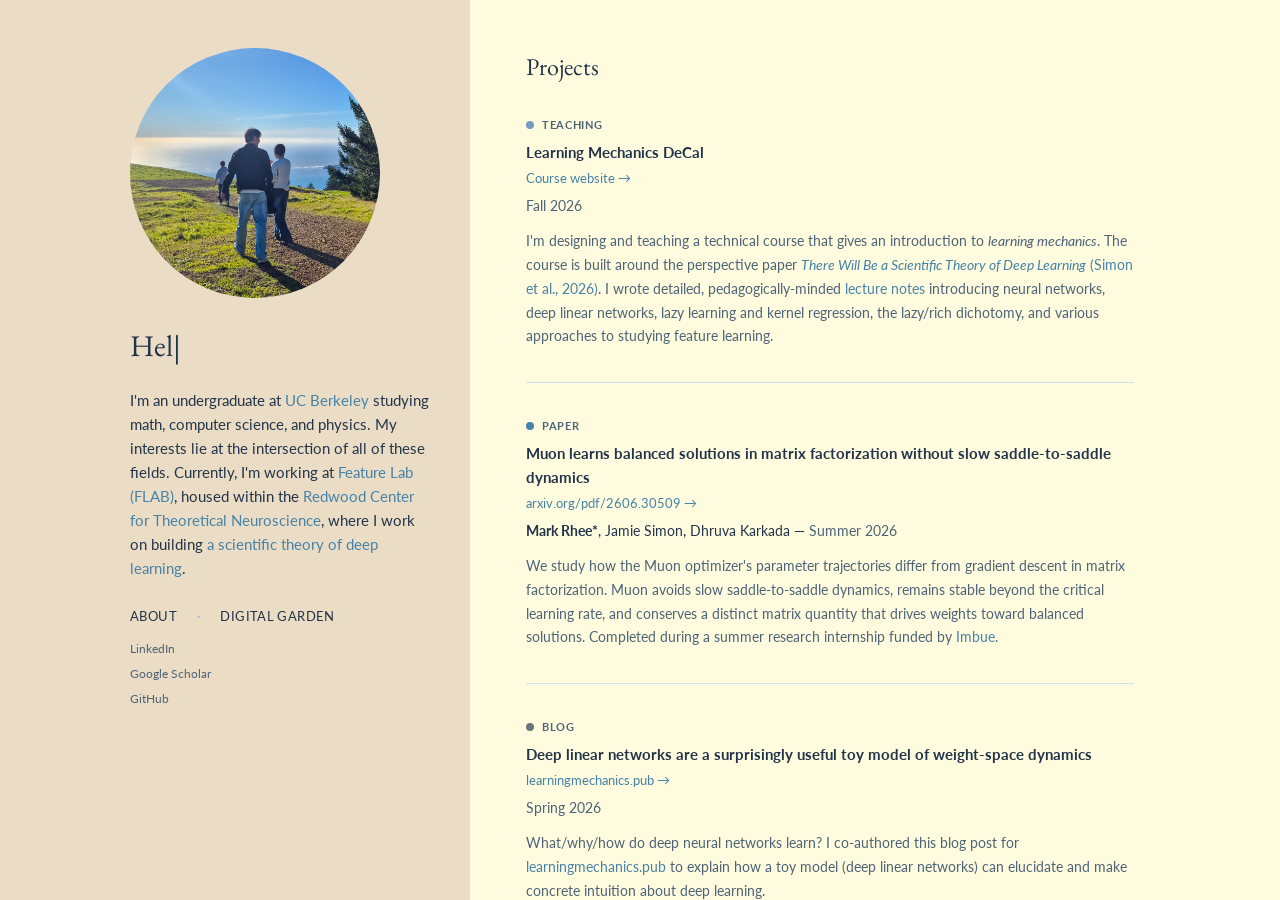
<file: index.html>
<!DOCTYPE html>
<html lang="en">
<head>
  <meta charset="UTF-8">
  <meta name="viewport" content="width=device-width, initial-scale=1">
  <title>Mark Rhee</title>
  <meta name="author" content="Mark Rhee">
  <link rel="shortcut icon" href="images/favicon/favicon.ico" type="image/x-icon">
  <link rel="stylesheet" href="stylesheet.css">
</head>
<body>

  <div class="page">
    <div class="row">

      <aside class="sidebar">
        <img id="profile-pic" class="pfp" src="images/pfp2.jpg" alt="profile photo"
             onclick="cyclePfpOnClick()" onmouseenter="startSlideshow()" onmouseleave="stopSlideshow()">

        <p class="name"><span id="typing-text"></span><span id="cursor">|</span></p>

        <div id="bio" class="bio">
            <p>I'm an undergraduate at <a href="https://www.berkeley.edu/">UC Berkeley</a> studying math, computer science, and physics. My interests lie at the intersection of all of these fields. Currently, I'm working at <a href="https://flab.world/">Feature Lab (FLAB)</a>, housed within the <a href="https://redwood.berkeley.edu/">Redwood Center for Theoretical Neuroscience</a>, where I work on building <a href="https://arxiv.org/pdf/2604.21691">a scientific theory of deep learning</a>.</p>
        </div>

        <nav class="quicklinks">
          <a href="about.html">About</a>
          <span class="dot">&middot;</span>
          <a href="https://mrkdh16.github.io/markedown/">Digital garden</a>
        </nav>

        <nav class="sociallinks">
          <a href="https://www.linkedin.com/in/mark-rhee-b29b72277/">LinkedIn</a>
          <a href="https://scholar.google.com/citations?user=2ETtT7oAAAAJ&hl=en">Google Scholar</a>
          <a href="https://github.com/mrkdh16">GitHub</a>
        </nav>
      </aside>

      <main class="projects">
        <h2>Projects</h2>

        <article class="project">
          <div class="project-tag"><span class="dot teaching"></span><span class="label">Teaching</span></div>
          <span class="project-title">Learning Mechanics DeCal</span>
          <a class="project-link" href="https://mrkdh16.github.io/learning-mechanics-decal/">Course website &rarr;</a>
          <div class="project-meta subtle">Fall 2026</div>
          <p class="project-desc">I'm designing and teaching a technical course that gives an introduction to <i>learning mechanics</i>. The course is built around the perspective paper <a href="https://arxiv.org/pdf/2604.21691"><i>There Will Be a Scientific Theory of Deep Learning</i> (Simon et al., 2026)</a>. I wrote detailed, pedagogically-minded <a href="https://mrkdh16.github.io/learning-mechanics-decal/course-notes.html">lecture notes</a> introducing neural networks, deep linear networks, lazy learning and kernel regression, the lazy/rich dichotomy, and various approaches to studying feature learning.</p>
        </article>

        <article class="project">
          <div class="project-tag"><span class="dot paper"></span><span class="label">Paper</span></div>
          <span class="project-title">Muon learns balanced solutions in matrix factorization without slow saddle-to-saddle dynamics</span>
          <a class="project-link" href="https://arxiv.org/pdf/2606.30509">arxiv.org/pdf/2606.30509 &rarr;</a>
          <div class="project-meta"><strong>Mark Rhee*</strong>, Jamie Simon, Dhruva Karkada &mdash; <span class="subtle-inline">Summer 2026</span></div>
          <p class="project-desc">We study how the Muon optimizer's parameter trajectories differ from gradient descent in matrix factorization. Muon avoids slow saddle-to-saddle dynamics, remains stable beyond the critical learning rate, and conserves a distinct matrix quantity that drives weights toward balanced solutions. Completed during a summer research internship funded by <a href="https://imbue.com/">Imbue</a>.</p>
        </article>

        <article class="project">
          <div class="project-tag"><span class="dot blog"></span><span class="label">Blog</span></div>
          <span class="project-title">Deep linear networks are a surprisingly useful toy model of weight-space dynamics</span>
          <a class="project-link" href="https://learningmechanics.pub/deep-linear-nets/">learningmechanics.pub &rarr;</a>
          <div class="project-meta subtle">Spring 2026</div>
          <p class="project-desc">What/why/how do deep neural networks learn? I co-authored this blog post for <a href="https://learningmechanics.pub">learningmechanics.pub</a> to explain how a toy model (deep linear networks) can elucidate and make concrete intuition about deep learning.</p>
        </article>
      </main>

    </div>
  </div>

  <!-- Floating wall shelf (wide screens only) -->
  <div class="wall-shelf">
    <svg id="shelf-svg" viewBox="0 0 180 360" role="img" aria-label="A floating shelf with a pothos plant and the books I'm currently reading">
      <defs>
        <filter id="shelf-blur" x="-20%" y="-200%" width="140%" height="500%"><feGaussianBlur stdDeviation="3"/></filter>
        <linearGradient id="pot-shade" x1="0" x2="1">
          <stop offset="0" stop-color="#c98a64"/><stop offset="0.55" stop-color="#bd7953"/><stop offset="1" stop-color="#a86645"/>
        </linearGradient>
      </defs>
      <rect x="6" y="129" width="168" height="7" rx="3" fill="rgba(70,45,20,0.22)" filter="url(#shelf-blur)"/>
      <g id="shelf-books"></g>
      <g id="shelf-pot">
        <path d="M21,93 L59,93 L55.5,120 L24.5,120 Z" fill="url(#pot-shade)"/>
        <rect x="18" y="86" width="44" height="8" rx="1.5" fill="#c98a64"/>
        <rect x="18" y="92.5" width="44" height="1.5" fill="rgba(80,40,20,0.18)"/>
      </g>
      <g id="shelf-foliage"></g>
      <g id="shelf-plank">
        <rect x="0" y="118" width="180" height="4" fill="#e2c7a2"/>
        <rect x="0" y="122" width="180" height="9" fill="#c49a6c"/>
        <path d="M8,125.5 C50,124.5 90,127 132,125.8 M30,128.2 C70,127.6 120,129 172,128" stroke="rgba(110,70,35,0.18)" stroke-width="0.6" fill="none"/>
      </g>
      <g id="shelf-banner">
        <line x1="150" y1="131" x2="150" y2="141" stroke="rgba(60,45,30,0.55)" stroke-width="0.7"/>
        <line x1="174" y1="131" x2="174" y2="141" stroke="rgba(60,45,30,0.55)" stroke-width="0.7"/>
        <path d="M151,142 H173 V230 L162,240 L151,230 Z" fill="#003262"/>
        <path d="M153.5,144.5 H170.5 V229 L162,237 L153.5,229 Z" fill="none" stroke="#FDB515" stroke-width="0.6"/>
        <rect x="171" y="142" width="2" height="88" fill="rgba(0,0,0,0.12)"/>
        <rect x="147" y="139.5" width="30" height="3" rx="1.5" fill="#8a6a48"/>
        <text class="banner-text" x="162" y="157" text-anchor="middle" font-size="9.5" fill="#FDB515"><tspan x="162">B</tspan><tspan x="162" dy="9.6">E</tspan><tspan x="162" dy="9.6">R</tspan><tspan x="162" dy="9.6">K</tspan><tspan x="162" dy="9.6">E</tspan><tspan x="162" dy="9.6">L</tspan><tspan x="162" dy="9.6">E</tspan><tspan x="162" dy="9.6">Y</tspan></text>
        <line x1="162" y1="240" x2="162" y2="244" stroke="#FDB515" stroke-width="0.7"/>
        <path d="M160.6,244 H163.4 L164.2,251 H159.8 Z" fill="#FDB515"/>
      </g>
      <g id="shelf-vines"></g>
    </svg>
    <div class="shelf-caption" id="shelf-caption" aria-live="polite"></div>
  </div>

  <!-- Reading nook: bean bag and a little reader (wide screens only) -->
  <div class="reading-nook">
    <svg viewBox="0 0 200 240" aria-hidden="true">
      <defs>
        <filter id="nook-blur" x="-20%" y="-200%" width="140%" height="500%"><feGaussianBlur stdDeviation="2.5"/></filter>
      </defs>
      <!-- bean bag, slumped into the corner: low seat on the left, high back against the wall -->
      <ellipse cx="135" cy="239" rx="70" ry="3.5" fill="rgba(70,45,20,0.25)" filter="url(#nook-blur)"/>
      <path d="M68,240 C52,232 56,200 84,192 C100,188 112,194 122,194 C134,194 140,178 152,167 C166,154 188,152 200,162 L200,240 Z" fill="#d6a24a"/>
      <path d="M68,240 C60,232 61,222 69,216 C110,230 160,226 200,210 L200,240 Z" fill="rgba(90,55,10,0.12)"/>
      <path d="M84,233 C122,222 165,218 200,226" stroke="rgba(90,55,10,0.2)" stroke-width="0.8" fill="none"/>
      <path d="M158,165 C166,158 176,155 186,156" stroke="rgba(255,255,255,0.35)" stroke-width="3" stroke-linecap="round" fill="none"/>
      <path d="M200,166 C193,186 193,220 200,238" stroke="rgba(90,55,10,0.12)" stroke-width="2" fill="none"/>
      <!-- where the reader presses into the seat and back -->
      <ellipse cx="143" cy="180" rx="19" ry="25" transform="rotate(30 143 180)" fill="rgba(90,55,10,0.16)"/>
      <ellipse cx="124" cy="201" rx="20" ry="4" fill="rgba(90,55,10,0.18)"/>
      <path d="M164,163 C161,174 158,182 153,190 M106,199 C112,205 120,207 128,206.5" stroke="rgba(90,55,10,0.2)" stroke-width="0.9" fill="none" stroke-linecap="round"/>

      <!-- the reader -->
      <g transform="translate(124 202) scale(1.3) translate(-80 -192)">
      <g class="nook-sprite" id="nook-sprite">
        <title id="nook-title"></title>
        <g class="fall-only speed-lines" stroke="rgba(34,52,74,0.35)" stroke-width="1" stroke-linecap="round">
          <line x1="52" y1="160" x2="52" y2="176"/>
          <line x1="60" y1="138" x2="60" y2="150"/>
          <line x1="101" y1="142" x2="101" y2="156"/>
          <line x1="109" y1="164" x2="109" y2="178"/>
        </g>
        <g class="recline">
        <g class="sprite-breathe">
          <!-- sprout -->
          <path d="M80,147 C80,142 81,139 83,136" stroke="#5e8d48" stroke-width="1.2" fill="none" stroke-linecap="round"/>
          <path d="M82.5,137 C84,132 90,132 91,134 C89,137 85,138 82.5,137 Z" fill="#6b9a50"/>
          <path d="M81.5,140 C79,136 74,136 73,138 C75,141 79,141 81.5,140 Z" fill="#77a358"/>
          <!-- body -->
          <ellipse cx="80" cy="168" rx="20" ry="22" fill="#f6efe0"/>
          <path d="M96,160 C100,170 98,182 90,188 C97,184 101,174 96,160 Z" fill="rgba(120,90,50,0.08)"/>
          <ellipse cx="69" cy="171" rx="3" ry="1.8" fill="#f2a7a0" opacity="0.6"/>
          <ellipse cx="91" cy="171" rx="3" ry="1.8" fill="#f2a7a0" opacity="0.6"/>
          <g class="read-only sprite-eyes" fill="#2a2a2a">
            <ellipse cx="74" cy="167" rx="1.3" ry="1.7"/>
            <ellipse cx="86" cy="167" rx="1.3" ry="1.7"/>
          </g>
          <g class="fall-only">
            <circle cx="74" cy="163" r="2.4" fill="#2a2a2a"/>
            <circle cx="86" cy="163" r="2.4" fill="#2a2a2a"/>
            <circle cx="74.8" cy="162.2" r="0.8" fill="#fff"/>
            <circle cx="86.8" cy="162.2" r="0.8" fill="#fff"/>
            <ellipse cx="80" cy="174" rx="1.8" ry="2.4" fill="#2a2a2a"/>
            <ellipse cx="60" cy="152" rx="3.2" ry="6" transform="rotate(-30 60 152)" fill="#f6efe0"/>
            <ellipse cx="100" cy="152" rx="3.2" ry="6" transform="rotate(30 100 152)" fill="#f6efe0"/>
          </g>
          <!-- feet -->
          <ellipse cx="70" cy="190" rx="5" ry="3.4" fill="#ece3d0"/>
          <ellipse cx="90" cy="190" rx="5" ry="3.4" fill="#ece3d0"/>
          <!-- book being read -->
          <g class="read-only">
            <path class="nook-book-cover" d="M66,174 L79,176 L79,188 L66,186 Z"/>
            <path class="nook-book-cover" d="M81,176 L94,174 L94,186 L81,188 Z"/>
            <rect x="79" y="176" width="2" height="12" fill="rgba(0,0,0,0.25)"/>
            <path d="M66,174 L79,176 L81,176 L94,174" stroke="#fffaf0" stroke-width="0.9" fill="none"/>
            <circle cx="66" cy="181" r="3" fill="#f6efe0"/>
            <circle cx="94" cy="181" r="3" fill="#f6efe0"/>
          </g>
        </g>
        <!-- book flapping overhead mid-fall -->
        <g class="fall-only fall-book">
          <path class="nook-book-cover" d="M67,122 L79,127 L79,135 L67,131 Z"/>
          <path class="nook-book-cover" d="M81,127 L93,122 L93,131 L81,135 Z"/>
          <rect x="79" y="127" width="2" height="8" fill="rgba(0,0,0,0.25)"/>
        </g>
        </g>
      </g>
      </g>
    </svg>
  </div>

  <!-- String lights hanging in the left gutter (wide screens only) -->
  <div class="string-lights" aria-hidden="true">
    <svg id="lights-svg">
      <defs>
        <radialGradient id="bulb-glow">
          <stop offset="0" stop-color="#fff1c2" stop-opacity="0.95"/>
          <stop offset="0.35" stop-color="#ffd27a" stop-opacity="0.45"/>
          <stop offset="1" stop-color="#ffc35c" stop-opacity="0"/>
        </radialGradient>
      </defs>
    </svg>
  </div>

  <script src="decorations.js" defer></script>
  <script>
    // Profile photo hover slideshow + click cycle
    var pfpImages = ["images/pfp1.jpg","images/pfp2.jpg","images/pfp3.jpg","images/pfp4.jpg","images/pfp5.jpg","images/pfp6.jpg","images/pfp7.jpg"];
    var pfpIndex = 1;
    var slideshowTimer = null;
    function cyclePfp() {
      var img = document.getElementById('profile-pic');
      pfpIndex = (pfpIndex + 1) % pfpImages.length;
      img.src = pfpImages[pfpIndex];
    }
    function cyclePfpOnClick() { cyclePfp(); startSlideshow(); }
    function startSlideshow() {
      if (slideshowTimer) clearInterval(slideshowTimer);
      slideshowTimer = setInterval(cyclePfp, 1500);
    }
    function stopSlideshow() {
      if (slideshowTimer) { clearInterval(slideshowTimer); slideshowTimer = null; }
    }
    pfpImages.forEach(function(src) { new Image().src = src; });


    // Typing intro
    var text = "Hello there! I'm Mark.";
    var index = 0, isPaused = false;
    function typeWriter() {
      if (index < text.length && !isPaused) {
        document.getElementById('typing-text').textContent += text.charAt(index);
        index++;
        if (index === 13) {
          isPaused = true;
          setTimeout(function() { isPaused = false; typeWriter(); }, 500);
        } else {
          setTimeout(typeWriter, 110);
        }
      } else if (index >= text.length) {
        setTimeout(function() {
          document.getElementById('cursor').style.display = 'none';
        }, 1600);
      }
    }
    window.addEventListener('load', function() {
      setTimeout(typeWriter, 700);
    });
  </script>
</body>
</html>
</file>
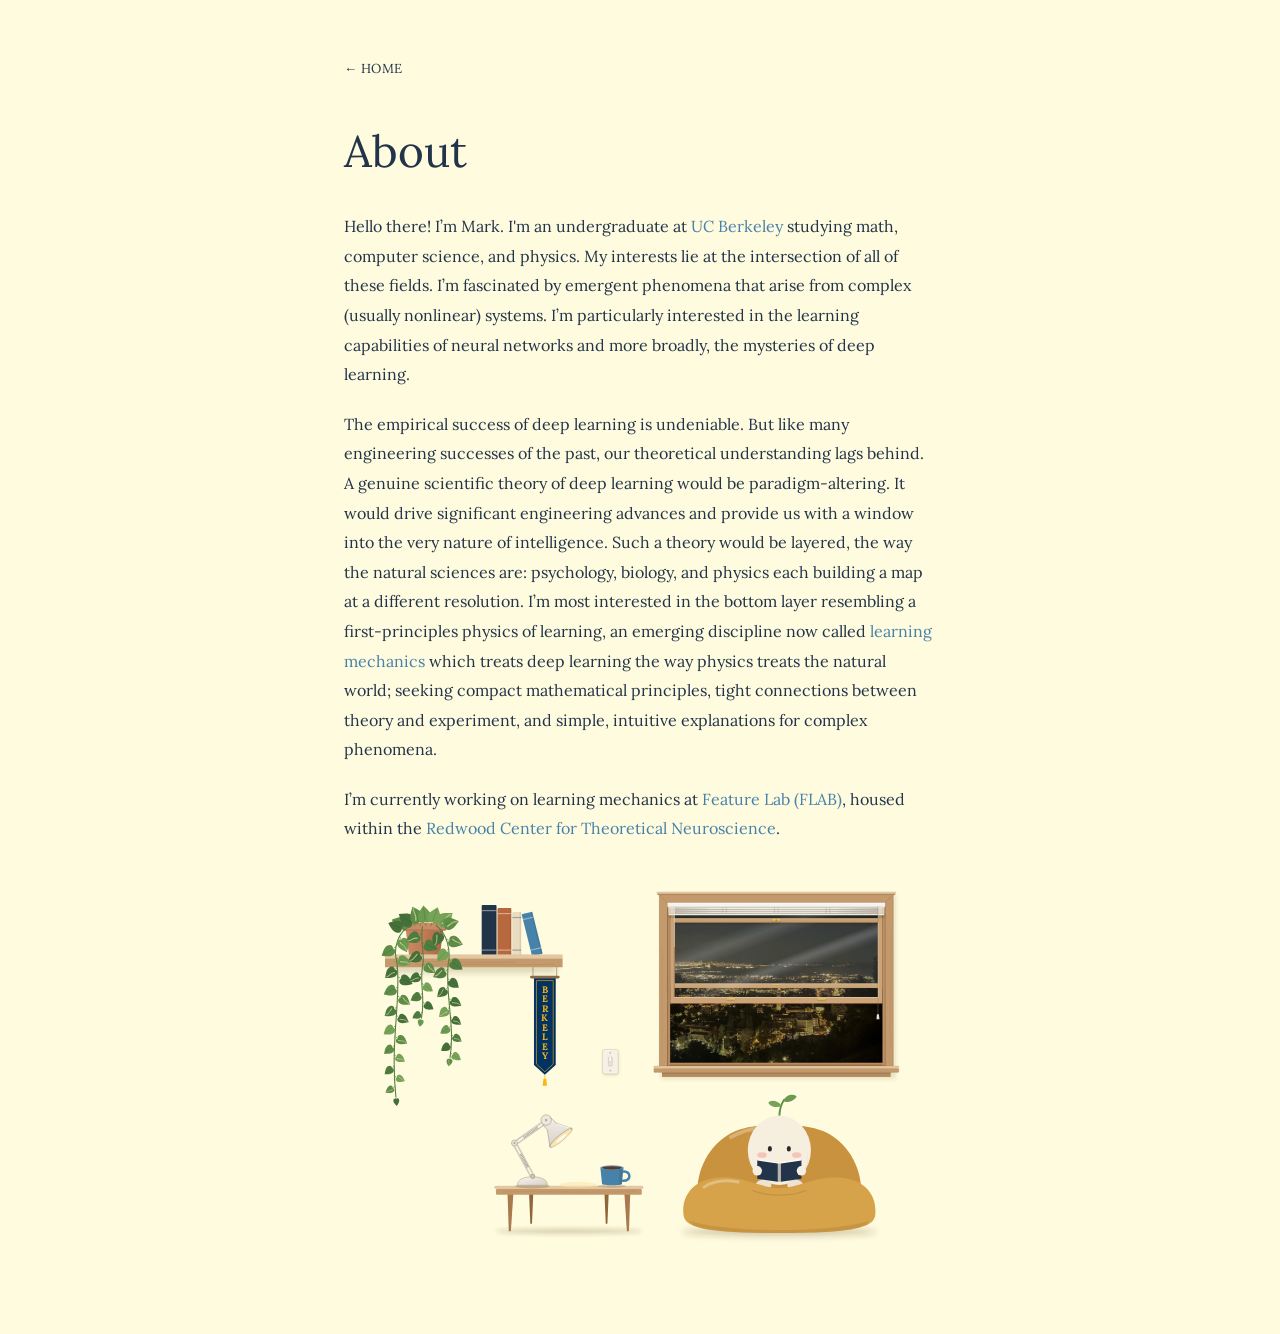
<file: about.html>
<!DOCTYPE html>
<html lang="en">
<head>
  <meta charset="UTF-8">
  <meta name="viewport" content="width=device-width, initial-scale=1">
  <title>About — Mark Rhee</title>
  <meta name="author" content="Mark Rhee">
  <link rel="shortcut icon" href="images/favicon/favicon.ico" type="image/x-icon">
  <link rel="stylesheet" href="stylesheet.css">
  <link rel="preconnect" href="https://fonts.googleapis.com">
  <link rel="preconnect" href="https://fonts.gstatic.com" crossorigin>
  <link href="https://fonts.googleapis.com/css2?family=Lora:ital,wght@0,400..700;1,400..700&display=swap" rel="stylesheet">
  <style>
    .about-wrap,
    .about-wrap h1,
    .about-wrap p,
    .about-wrap a,
    .about-wrap * {
      font-family: 'Lora', serif;
    }
  </style>
</head>
<body>

  <div class="about-wrap">
    <a class="about-back" href="index.html">&larr; Home</a>

    <h1>About</h1>

<p>Hello there! I’m Mark. I'm an undergraduate at <a href="https://www.berkeley.edu/">UC Berkeley</a> studying math, computer science, and physics. My interests lie at the intersection of all of these fields. I’m fascinated by emergent phenomena that arise from complex (usually nonlinear) systems. I’m particularly interested in the learning capabilities of neural networks and more broadly, the mysteries of deep learning.</p>

<p>The empirical success of deep learning is undeniable. But like many engineering successes of the past, our theoretical understanding lags behind. A genuine scientific theory of deep learning would be paradigm-altering. It would drive significant engineering advances and provide us with a window into the very nature of intelligence. Such a theory would be layered, the way the natural sciences are: psychology, biology, and physics each building a map at a different resolution. I’m most interested in the bottom layer resembling a first-principles physics of learning, an emerging discipline now called <a href="https://arxiv.org/pdf/2604.21691">learning mechanics</a> which treats deep learning the way physics treats the natural world; seeking compact mathematical principles, tight connections between theory and experiment, and simple, intuitive explanations for complex phenomena.</p>

<p>I’m currently working on learning mechanics at <a href="https://flab.world/">Feature Lab (FLAB)</a>, housed within the <a href="https://redwood.berkeley.edu/">Redwood Center for Theoretical Neuroscience</a>.</p>
    <div class="about-scene" aria-label="A bookshelf, coffee table, double-hung window, a light switch, and a little reader on a bean bag">
      <!-- The home page shelf, placed beneath the about text. -->
      <div class="wall-shelf">
        <svg id="shelf-svg" viewBox="0 0 180 360" role="img" aria-label="A floating shelf with a pothos plant and the books I'm currently reading">
          <defs>
            <filter id="shelf-blur" x="-20%" y="-200%" width="140%" height="500%"><feGaussianBlur stdDeviation="3"/></filter>
            <linearGradient id="pot-shade" x1="0" x2="1">
              <stop offset="0" stop-color="#c98a64"/><stop offset="0.55" stop-color="#bd7953"/><stop offset="1" stop-color="#a86645"/>
            </linearGradient>
          </defs>
          <rect x="6" y="129" width="168" height="7" rx="3" fill="rgba(70,45,20,0.22)" filter="url(#shelf-blur)"/>
          <g id="shelf-books"></g>
          <g id="shelf-pot">
            <path d="M21,93 L59,93 L55.5,120 L24.5,120 Z" fill="url(#pot-shade)"/>
            <rect x="18" y="86" width="44" height="8" rx="1.5" fill="#c98a64"/>
            <rect x="18" y="92.5" width="44" height="1.5" fill="rgba(80,40,20,0.18)"/>
          </g>
          <g id="shelf-foliage"></g>
          <g id="shelf-plank">
            <rect x="0" y="118" width="180" height="4" fill="#e2c7a2"/>
            <rect x="0" y="122" width="180" height="9" fill="#c49a6c"/>
            <path d="M8,125.5 C50,124.5 90,127 132,125.8 M30,128.2 C70,127.6 120,129 172,128" stroke="rgba(110,70,35,0.18)" stroke-width="0.6" fill="none"/>
          </g>
          <g id="shelf-banner">
            <line x1="150" y1="131" x2="150" y2="141" stroke="rgba(60,45,30,0.55)" stroke-width="0.7"/>
            <line x1="174" y1="131" x2="174" y2="141" stroke="rgba(60,45,30,0.55)" stroke-width="0.7"/>
            <path d="M151,142 H173 V230 L162,240 L151,230 Z" fill="#003262"/>
            <path d="M153.5,144.5 H170.5 V229 L162,237 L153.5,229 Z" fill="none" stroke="#FDB515" stroke-width="0.6"/>
            <rect x="171" y="142" width="2" height="88" fill="rgba(0,0,0,0.12)"/>
            <rect x="147" y="139.5" width="30" height="3" rx="1.5" fill="#8a6a48"/>
            <text class="banner-text" x="162" y="157" text-anchor="middle" font-size="9.5" fill="#FDB515"><tspan x="162">B</tspan><tspan x="162" dy="9.6">E</tspan><tspan x="162" dy="9.6">R</tspan><tspan x="162" dy="9.6">K</tspan><tspan x="162" dy="9.6">E</tspan><tspan x="162" dy="9.6">L</tspan><tspan x="162" dy="9.6">E</tspan><tspan x="162" dy="9.6">Y</tspan></text>
            <line x1="162" y1="240" x2="162" y2="244" stroke="#FDB515" stroke-width="0.7"/>
            <path d="M160.6,244 H163.4 L164.2,251 H159.8 Z" fill="#FDB515"/>
          </g>
          <g id="shelf-vines"></g>
        </svg>
        <div class="shelf-caption" id="shelf-caption" aria-live="polite"></div>
      </div>

      <!-- A wooden double-hung window with raised blinds; the view is picked at random from data-views.
           The upper sash is fixed; the lower sash slides in front of it and is raised partway. -->
      <figure class="about-window">
        <svg viewBox="-8 -5 274 210" role="img" aria-label="A double-hung window, its lower sash raised partway, looking out on one of a few places I've been">
          <defs>
            <!-- glass opening is 4:3, the same shape as the photo -->
            <clipPath id="window-glass"><rect x="9" y="9" width="240" height="180"/></clipPath>
            <linearGradient id="glass-glare" x1="0" y1="0" x2="1" y2="1">
              <stop offset="0.3" stop-color="#fff" stop-opacity="0"/>
              <stop offset="0.38" stop-color="#fff" stop-opacity="0.14"/>
              <stop offset="0.46" stop-color="#fff" stop-opacity="0"/>
              <stop offset="0.6" stop-color="#fff" stop-opacity="0"/>
              <stop offset="0.64" stop-color="#fff" stop-opacity="0.09"/>
              <stop offset="0.7" stop-color="#fff" stop-opacity="0"/>
            </linearGradient>
            <linearGradient id="glass-glare-2" x1="0" y1="0" x2="1" y2="1">
              <stop offset="0.5" stop-color="#fff" stop-opacity="0"/>
              <stop offset="0.56" stop-color="#fff" stop-opacity="0.13"/>
              <stop offset="0.63" stop-color="#fff" stop-opacity="0"/>
            </linearGradient>
            <linearGradient id="brass" x1="0" y1="0" x2="0" y2="1">
              <stop offset="0" stop-color="#f0d38a"/><stop offset="1" stop-color="#b8903f"/>
            </linearGradient>
            <filter id="window-blur" x="-20%" y="-20%" width="140%" height="140%"><feGaussianBlur stdDeviation="2.5"/></filter>
            <filter id="blind-shadow" x="-5%" y="-50%" width="110%" height="300%"><feGaussianBlur stdDeviation="1.2"/></filter>
          </defs>
          <rect x="2" y="0" width="258" height="203" fill="rgba(80,55,25,0.14)" filter="url(#window-blur)"/>

          <!-- the view through the whole opening -->
          <image id="window-view" data-views="images/window1.jpg images/window2.jpg images/window5.jpg images/window6.jpg" x="9" y="9" width="240" height="180" preserveAspectRatio="xMidYMid slice" clip-path="url(#window-glass)"/>
          <!-- outside sill, seen through the open gap at the bottom -->
          <rect x="9" y="185.5" width="240" height="3.5" fill="#a87d52"/>
          <rect x="9" y="185.5" width="240" height="0.7" fill="#c49a6c"/>

          <!-- fixed upper sash -->
          <g>
            <rect x="17" y="14" width="224" height="84" fill="rgba(200,220,235,0.08)"/>
            <rect x="17" y="14" width="224" height="84" fill="url(#glass-glare)"/>
            <path d="M12,9 H246 V103 H12 Z M17,14 V98 H241 V14 Z" fill-rule="evenodd" fill="#c9a06f"/>
            <path d="M14,11.5 C72,11.1 176,12.0 244,11.5" stroke="rgba(110,70,35,0.15)" stroke-width="0.4" fill="none"/>
            <rect x="12" y="9" width="234" height="0.8" fill="#e2c7a2" opacity="0.8"/>
            <path d="M16,13 H242 L241,14 H17 V98 L16,99 Z" fill="rgba(90,55,25,0.28)"/>
            <path d="M242,13 V99 H16 L17,98 H241 V14 Z" fill="#e2c7a2" opacity="0.75"/>
            <rect x="17" y="14" width="224" height="2" fill="rgba(40,25,10,0.14)"/>
            <rect x="12" y="9" width="234" height="94" fill="none" stroke="rgba(110,70,35,0.4)" stroke-width="0.5"/>
          </g>

          <!-- moving lower sash, in front, raised most of the way (4/5 of its travel); drag it up and down -->
          <g class="window-sash" id="window-sash" tabindex="0" role="slider" aria-label="Lower window sash" aria-valuemin="0" aria-valuemax="100" aria-valuenow="80">
            <rect x="12" y="120" width="234" height="3" fill="rgba(40,25,10,0.22)" filter="url(#blind-shadow)"/>
            <rect x="17" y="31" width="224" height="82" fill="rgba(200,220,235,0.08)"/>
            <rect x="17" y="31" width="224" height="82" fill="url(#glass-glare-2)"/>
            <path d="M12 26H246V120H12ZM17 31V113H241V31Z" fill-rule="evenodd" fill="#cda477"/>
            <path d="M14 28.5C72 28.1 176 29 244 28.5" stroke="rgba(110,70,35,0.15)" stroke-width="0.4" fill="none"/>
            <rect x="12" y="26" width="234" height="0.8" fill="#e2c7a2" opacity="0.8"/>
            <path d="M16 30H242L241 31H17V113L16 114Z" fill="rgba(90,55,25,0.28)"/>
            <path d="M242 30V114H16L17 113H241V31Z" fill="#e2c7a2" opacity="0.75"/>
            <rect x="17" y="31" width="224" height="2" fill="rgba(40,25,10,0.14)"/>
            <rect x="12" y="26" width="234" height="94" fill="none" stroke="rgba(110,70,35,0.4)" stroke-width="0.5"/>
            <path d="M74 114H84V116C84 117.6 74 117.6 74 116ZM174 114H184V116C184 117.6 174 117.6 174 116Z" fill="url(#brass)" stroke="rgba(110,80,30,0.45)" stroke-width="0.3"/>
            <rect x="124" y="26.6" width="10" height="3.8" rx="0.9" fill="url(#brass)" stroke="rgba(110,80,30,0.5)" stroke-width="0.3"/>
            <circle cx="129" cy="28.5" r="1" fill="#a8843f"/>
          </g>
          <!-- the lock's keeper on the fixed sash, seen through the moving glass -->
          <rect x="124.5" y="98.6" width="9" height="2.2" rx="0.5" fill="url(#brass)" opacity="0.75"/>

          <!-- casing, in the shelf's wood, with mitred top corners and a head cap -->
          <path d="M0,0 H258 V189 H0 Z M9,9 V189 H249 V9 Z" fill-rule="evenodd" fill="#c49a6c"/>
          <path d="M0,0 L9,9 M258,0 L249,9" stroke="rgba(110,70,35,0.3)" stroke-width="0.5"/>
          <path d="M3,60 C2.5,100 4,140 3,180 M255,40 C255.5,90 254,130 255,170" stroke="rgba(110,70,35,0.16)" stroke-width="0.5" fill="none"/>
          <rect x="0.3" y="0.3" width="257.4" height="189" fill="none" stroke="rgba(110,70,35,0.35)" stroke-width="0.6"/>
          <circle cx="4.5" cy="4.5" r="0.45" fill="rgba(110,70,35,0.35)"/><circle cx="70" cy="4.5" r="0.45" fill="rgba(110,70,35,0.35)"/><circle cx="190" cy="4.5" r="0.45" fill="rgba(110,70,35,0.35)"/><circle cx="253.5" cy="4.5" r="0.45" fill="rgba(110,70,35,0.35)"/><circle cx="4.5" cy="70" r="0.45" fill="rgba(110,70,35,0.35)"/><circle cx="4.5" cy="150" r="0.45" fill="rgba(110,70,35,0.35)"/><circle cx="253.5" cy="70" r="0.45" fill="rgba(110,70,35,0.35)"/><circle cx="253.5" cy="150" r="0.45" fill="rgba(110,70,35,0.35)"/>
          <rect x="-3" y="-3" width="264" height="2" rx="0.8" fill="#e2c7a2"/>
          <rect x="-2" y="-1" width="262" height="1.6" fill="#b48a5e"/>
          <!-- inner jambs -->
          <path d="M9,9 H249 L246,12 H12 Z" fill="#a87d52"/>
          <path d="M9,9 L12,12 V189 H9 Z" fill="#b48a5e"/>
          <path d="M249,9 L246,12 V189 H249 Z" fill="#bb9064"/>
          <rect x="9" y="9" width="240" height="180" fill="none" stroke="rgba(90,55,25,0.45)" stroke-width="0.8"/>

          <!-- raised venetian blinds, mounted inside the head jamb -->
          <g>
            <rect x="10" y="22" width="238" height="3" fill="rgba(40,25,10,0.25)" filter="url(#blind-shadow)"/>
            <rect x="9" y="9" width="240" height="5" fill="#f6f3ec"/>
            <rect x="9" y="9" width="240" height="0.8" fill="#fff" opacity="0.7"/>
            <rect x="9" y="13.3" width="240" height="0.7" fill="rgba(90,70,45,0.22)"/>
            <path d="M10,14.0 H248 V15.7 C170,16.3 90,16.3 10,15.7 Z" fill="#f1ece2"/><path d="M10,16.2 H248 V17.9 C170,18.5 90,18.5 10,17.9 Z" fill="#e9e3d7"/><path d="M10,18.4 H248 V20.1 C170,20.7 90,20.7 10,20.1 Z" fill="#eee8dd"/>
            <rect x="10" y="20.6" width="238" height="2.2" rx="0.8" fill="#f3efe6" stroke="rgba(110,90,60,0.35)" stroke-width="0.4"/>
            <path d="M70,14 V20.6 M74,14 V20.6 M127,14 V20.6 M131,14 V20.6 M184,14 V20.6 M188,14 V20.6" stroke="rgba(150,135,110,0.75)" stroke-width="0.4" fill="none"/>
            <line x1="241" y1="13" x2="241" y2="132" stroke="rgba(140,125,100,0.85)" stroke-width="0.5"/>
            <path d="M239.9,132 H242.1 L242.6,137.5 H239.4 Z" fill="#ece6da" stroke="rgba(110,90,60,0.4)" stroke-width="0.3"/>
            <rect x="16" y="14" width="1.2" height="44" rx="0.6" fill="rgba(255,255,255,0.45)" stroke="rgba(150,140,120,0.4)" stroke-width="0.25"/>
          </g>

          <!-- sill with horns, and the apron below, built like the shelf plank -->
          <rect x="-6" y="189" width="270" height="2.5" rx="0.8" fill="#e2c7a2"/>
          <rect x="-6" y="191.5" width="270" height="4.5" rx="0.8" fill="#c49a6c"/>
          <rect x="-6" y="189" width="270" height="7" rx="0.8" fill="none" stroke="rgba(110,70,35,0.3)" stroke-width="0.4"/>
          <rect x="3" y="196" width="252" height="5" fill="#b48a5e"/>
          <rect x="3" y="196" width="252" height="1.4" fill="rgba(60,40,20,0.18)"/>
        </svg>
      </figure>
      <script>
        (function() {
          var img = document.getElementById('window-view');
          var views = img.getAttribute('data-views').split(' ');
          img.setAttribute('href', views[Math.floor(Math.random() * views.length)]);
        })();
      </script>

      <!-- Wall light switch: each flip changes the view out the window -->
      <svg class="light-switch" id="light-switch" viewBox="0 0 30 46" tabindex="0" role="button" aria-label="Light switch: change the view out the window">
        <rect x="2" y="3" width="26" height="41" rx="3" fill="rgba(80,55,25,0.18)" filter="url(#window-blur)"/>
        <rect x="1" y="1" width="26" height="41" rx="3" fill="#f6f1e6" stroke="rgba(110,90,60,0.4)" stroke-width="0.7"/>
        <rect x="2.2" y="2.2" width="23.6" height="38.6" rx="2.2" fill="none" stroke="rgba(255,255,255,0.8)" stroke-width="0.6"/>
        <circle cx="14" cy="6.5" r="1.4" fill="#e3dccd" stroke="rgba(110,90,60,0.45)" stroke-width="0.4"/>
        <circle cx="14" cy="36.5" r="1.4" fill="#e3dccd" stroke="rgba(110,90,60,0.45)" stroke-width="0.4"/>
        <path d="M12.9,6.5 H15.1 M12.9,36.5 H15.1" stroke="rgba(110,90,60,0.6)" stroke-width="0.4"/>
        <rect x="10.5" y="14" width="7" height="15" rx="1.2" fill="#e9e2d4" stroke="rgba(110,90,60,0.4)" stroke-width="0.5"/>
        <g class="switch-lever">
          <path d="M11.5,21.5 L12.3,12.5 C12.4,11.6 15.6,11.6 15.7,12.5 L16.5,21.5 Z" fill="#fbf8f1" stroke="rgba(110,90,60,0.45)" stroke-width="0.5"/>
          <rect x="12.6" y="12.6" width="1" height="7.5" rx="0.5" fill="#fff" opacity="0.8"/>
        </g>
      </svg>

      <!-- A low coffee table under the shelf, with a steaming mug. -->
      <div class="coffee-table">
        <svg viewBox="0 0 200 130" aria-hidden="true">
          <defs>
            <filter id="table-blur" x="-20%" y="-200%" width="140%" height="500%"><feGaussianBlur stdDeviation="2.5"/></filter>
          </defs>
          <ellipse cx="100" cy="127" rx="88" ry="3" fill="rgba(70,45,20,0.22)" filter="url(#table-blur)"/>
          <!-- legs -->
          <path d="M26,82 L33,82 L30,127 L27.5,127 Z" fill="#a87a4e"/>
          <path d="M167,82 L174,82 L172.5,127 L170,127 Z" fill="#a87a4e"/>
          <path d="M52,82 L57,82 L55.5,118 L53.5,118 Z" fill="#8f653e"/>
          <path d="M143,82 L148,82 L146.5,118 L144.5,118 Z" fill="#8f653e"/>
          <!-- top -->
          <rect x="10" y="72" width="180" height="4" rx="2" fill="#e2c7a2"/>
          <rect x="12" y="76" width="176" height="7" rx="1.5" fill="#c49a6c"/>
          <path d="M20,79.5 C60,78.5 110,80.5 180,79.2" stroke="rgba(110,70,35,0.18)" stroke-width="0.6" fill="none"/>
          <!-- mug -->
          <g class="coffee-mug" transform="translate(28 0)">
            <g class="steam" stroke="rgba(120,100,80,0.45)" stroke-width="1.6" stroke-linecap="round" fill="none">
              <path d="M116,44 C112,38 120,33 116,26 C113,21 118,17 116,12"/>
              <path d="M124,46 C120,40 128,35 124,28 C121,23 126,19 124,14"/>
              <path d="M132,44 C128,38 136,33 132,26 C129,21 134,17 132,12"/>
            </g>
            <ellipse cx="124" cy="72.5" rx="17" ry="2" fill="rgba(70,45,20,0.18)"/>
            <path d="M138,55 C147,54 148,67 137,66" stroke="#4682A9" stroke-width="3" fill="none" stroke-linecap="round"/>
            <path d="M110,50 L138,50 L136,70 C136,72 112,72 112,70 Z" fill="#4682A9"/>
            <rect x="133" y="50" width="3" height="21" fill="rgba(0,0,0,0.1)"/>
            <ellipse cx="124" cy="50" rx="14" ry="2.6" fill="#749BC2"/>
            <ellipse cx="124" cy="50.5" rx="12" ry="1.9" fill="#5a3a22"/>
          </g>
          <!-- articulated desk lamp (click to toggle) -->
          <g class="table-lamp" id="table-lamp" tabindex="0" role="button" aria-pressed="true" aria-label="Desk lamp" transform="translate(56 72.5) scale(1.9) translate(-152 -72.5)">
            <defs>
              <linearGradient id="lamp-metal" x1="0" y1="0" x2="1" y2="1">
                <stop offset="0" stop-color="#f7f5f0"/><stop offset="1" stop-color="#d6d1c6"/>
              </linearGradient>
            </defs>
            <!-- invisible hit area, so clicks between the thin arms still count -->
            <rect x="138" y="22" width="42" height="51" fill="transparent"/>
            <!-- light: a warm pool on the tabletop -->
            <ellipse class="lamp-glow" cx="181" cy="71.6" rx="12" ry="1.8" fill="rgba(255,230,168,0.55)"/>
            <ellipse cx="152" cy="72.5" rx="11" ry="1.6" fill="rgba(70,45,20,0.2)"/>
            <!-- weighted base -->
            <path d="M142.5,72 C142.5,68.2 146.5,66.6 152,66.6 C157.5,66.6 161.5,68.2 161.5,72 Z" fill="url(#lamp-metal)" stroke="rgba(110,90,60,0.45)" stroke-width="0.4"/>
            <rect x="150.6" y="64.8" width="2.8" height="2.4" rx="0.6" fill="#cfc9bd"/>
            <!-- lower arm: twin rods with a spring -->
            <path d="M151,66.5 L139.3,45 M153.3,66.5 L141.6,45" stroke="#d3cec3" stroke-width="1.1" stroke-linecap="round"/>
            <path d="M149,60.5 L144.5,52" stroke="#9c968b" stroke-width="1.5" stroke-dasharray="0.45 0.45"/>
            <!-- upper arm -->
            <path d="M140.8,44.2 L160.4,30.4 M141.8,46 L161.4,32.2" stroke="#d3cec3" stroke-width="1.1" stroke-linecap="round"/>
            <path d="M146.5,41.6 L155.5,35.3" stroke="#9c968b" stroke-width="1.5" stroke-dasharray="0.45 0.45"/>
            <!-- joints -->
            <circle cx="152.2" cy="66.4" r="1.4" fill="#c9c3b6" stroke="rgba(110,90,60,0.5)" stroke-width="0.3"/>
            <circle cx="140.6" cy="45.2" r="1.9" fill="#e6e2d9" stroke="rgba(110,90,60,0.5)" stroke-width="0.35"/>
            <circle cx="140.6" cy="45.2" r="0.6" fill="#9c968b"/>
            <!-- shade, tilted down toward the mug -->
            <g transform="translate(161.5 31.5) rotate(50)">
              <path d="M-1,-3.2 C1,-3.6 3,-3.6 4,-3.4 L13.5,-9.2 L13.5,9.2 L4,3.4 C3,3.6 1,3.6 -1,3.2 Z" fill="url(#lamp-metal)" stroke="rgba(110,90,60,0.5)" stroke-width="0.4"/>
              <circle cx="-1.2" cy="0" r="3.3" fill="#ece8df" stroke="rgba(110,90,60,0.5)" stroke-width="0.4"/>
              <circle cx="-1.2" cy="0" r="0.8" fill="#b5afa3"/>
              <path d="M5,-3.6 L12.5,-8.2" stroke="#fff" stroke-width="0.6" opacity="0.8"/>
              <ellipse cx="13.5" cy="0" rx="1.9" ry="9.2" fill="#e2ddd2" stroke="rgba(110,90,60,0.5)" stroke-width="0.4"/>
              <ellipse class="lamp-lit" cx="13.7" cy="0" rx="1.5" ry="8.2" fill="#ffe6a8"/>
              <ellipse class="lamp-lit" cx="13.9" cy="0" rx="0.9" ry="4.2" fill="#fffbe9"/>
            </g>
          </g>
        </svg>
      </div>

      <!-- The home page bean bag and reader. -->
      <div class="reading-nook">
        <svg viewBox="0 0 200 240" aria-hidden="true">
          <defs>
            <filter id="nook-blur" x="-20%" y="-200%" width="140%" height="500%"><feGaussianBlur stdDeviation="2.5"/></filter>
          </defs>
          <!-- A slouched bean bag: tall back behind the reader, front lip drawn after them. -->
          <ellipse cx="100" cy="238" rx="80" ry="3.5" fill="rgba(70,45,20,0.25)" filter="url(#nook-blur)"/>
          <path d="M36,224 C26,198 38,166 64,155 C80,148 120,148 136,155 C162,166 174,198 164,224 Z" fill="#c8923f"/>
          <path d="M60,160 C74,152 90,151 100,151" stroke="rgba(255,255,255,0.28)" stroke-width="3" stroke-linecap="round" fill="none"/>
          <path d="M100,151 C102,166 101,180 100,192" stroke="rgba(90,55,10,0.18)" stroke-width="0.9" fill="none"/>
          <!-- the reader -->
          <g transform="translate(100 202) scale(1.3) translate(-80 -192)">
          <g class="nook-sprite" id="nook-sprite">
            <title id="nook-title"></title>
            <g class="fall-only speed-lines" stroke="rgba(34,52,74,0.35)" stroke-width="1" stroke-linecap="round">
              <line x1="52" y1="160" x2="52" y2="176"/>
              <line x1="60" y1="138" x2="60" y2="150"/>
              <line x1="101" y1="142" x2="101" y2="156"/>
              <line x1="109" y1="164" x2="109" y2="178"/>
            </g>
            <g class="recline">
            <g class="sprite-breathe">
              <!-- sprout -->
              <path d="M80,147 C80,142 81,139 83,136" stroke="#5e8d48" stroke-width="1.2" fill="none" stroke-linecap="round"/>
              <path d="M82.5,137 C84,132 90,132 91,134 C89,137 85,138 82.5,137 Z" fill="#6b9a50"/>
              <path d="M81.5,140 C79,136 74,136 73,138 C75,141 79,141 81.5,140 Z" fill="#77a358"/>
              <!-- body -->
              <ellipse cx="80" cy="168" rx="20" ry="22" fill="#f6efe0"/>
              <path d="M96,160 C100,170 98,182 90,188 C97,184 101,174 96,160 Z" fill="rgba(120,90,50,0.08)"/>
              <ellipse cx="69" cy="171" rx="3" ry="1.8" fill="#f2a7a0" opacity="0.6"/>
              <ellipse cx="91" cy="171" rx="3" ry="1.8" fill="#f2a7a0" opacity="0.6"/>
              <g class="read-only sprite-eyes" fill="#2a2a2a">
                <ellipse cx="74" cy="167" rx="1.3" ry="1.7"/>
                <ellipse cx="86" cy="167" rx="1.3" ry="1.7"/>
              </g>
              <g class="fall-only">
                <circle cx="74" cy="163" r="2.4" fill="#2a2a2a"/>
                <circle cx="86" cy="163" r="2.4" fill="#2a2a2a"/>
                <circle cx="74.8" cy="162.2" r="0.8" fill="#fff"/>
                <circle cx="86.8" cy="162.2" r="0.8" fill="#fff"/>
                <ellipse cx="80" cy="174" rx="1.8" ry="2.4" fill="#2a2a2a"/>
                <ellipse cx="60" cy="152" rx="3.2" ry="6" transform="rotate(-30 60 152)" fill="#f6efe0"/>
                <ellipse cx="100" cy="152" rx="3.2" ry="6" transform="rotate(30 100 152)" fill="#f6efe0"/>
              </g>
              <!-- feet -->
              <ellipse cx="70" cy="190" rx="5" ry="3.4" fill="#ece3d0"/>
              <ellipse cx="90" cy="190" rx="5" ry="3.4" fill="#ece3d0"/>
              <!-- book being read -->
              <g class="read-only">
                <path class="nook-book-cover" d="M66,174 L79,176 L79,188 L66,186 Z"/>
                <path class="nook-book-cover" d="M81,176 L94,174 L94,186 L81,188 Z"/>
                <rect x="79" y="176" width="2" height="12" fill="rgba(0,0,0,0.25)"/>
                <path d="M66,174 L79,176 L81,176 L94,174" stroke="#fffaf0" stroke-width="0.9" fill="none"/>
                <circle cx="66" cy="181" r="3" fill="#f6efe0"/>
                <circle cx="94" cy="181" r="3" fill="#f6efe0"/>
              </g>
            </g>
            <!-- book flapping overhead mid-fall -->
            <g class="fall-only fall-book">
              <path class="nook-book-cover" d="M67,122 L79,127 L79,135 L67,131 Z"/>
              <path class="nook-book-cover" d="M81,127 L93,122 L93,131 L81,135 Z"/>
              <rect x="79" y="127" width="2" height="8" fill="rgba(0,0,0,0.25)"/>
            </g>
            </g>
          </g>
          </g>
          <path d="M21,224 C19,206 32,193 54,193 C72,193 86,202 100,202 C114,202 128,193 146,193 C168,193 181,206 179,224 C178,235 160,239 100,239 C40,239 22,235 21,224 Z" fill="#d6a24a"/>
          <path d="M26,229 C60,239 140,239 174,229 C170,236 152,239 100,239 C48,239 30,236 26,229 Z" fill="rgba(90,55,10,0.12)"/>
          <path d="M38,201 C46,196 56,195 66,197" stroke="rgba(255,255,255,0.3)" stroke-width="2.5" stroke-linecap="round" fill="none"/>
          <path d="M78,204 C90,209 110,209 122,204" stroke="rgba(90,55,10,0.16)" stroke-width="0.9" fill="none" stroke-linecap="round"/>
        </svg>
      </div>
    </div>
  </div>

  <script src="decorations.js" defer></script>

</body>
</html>
</file>
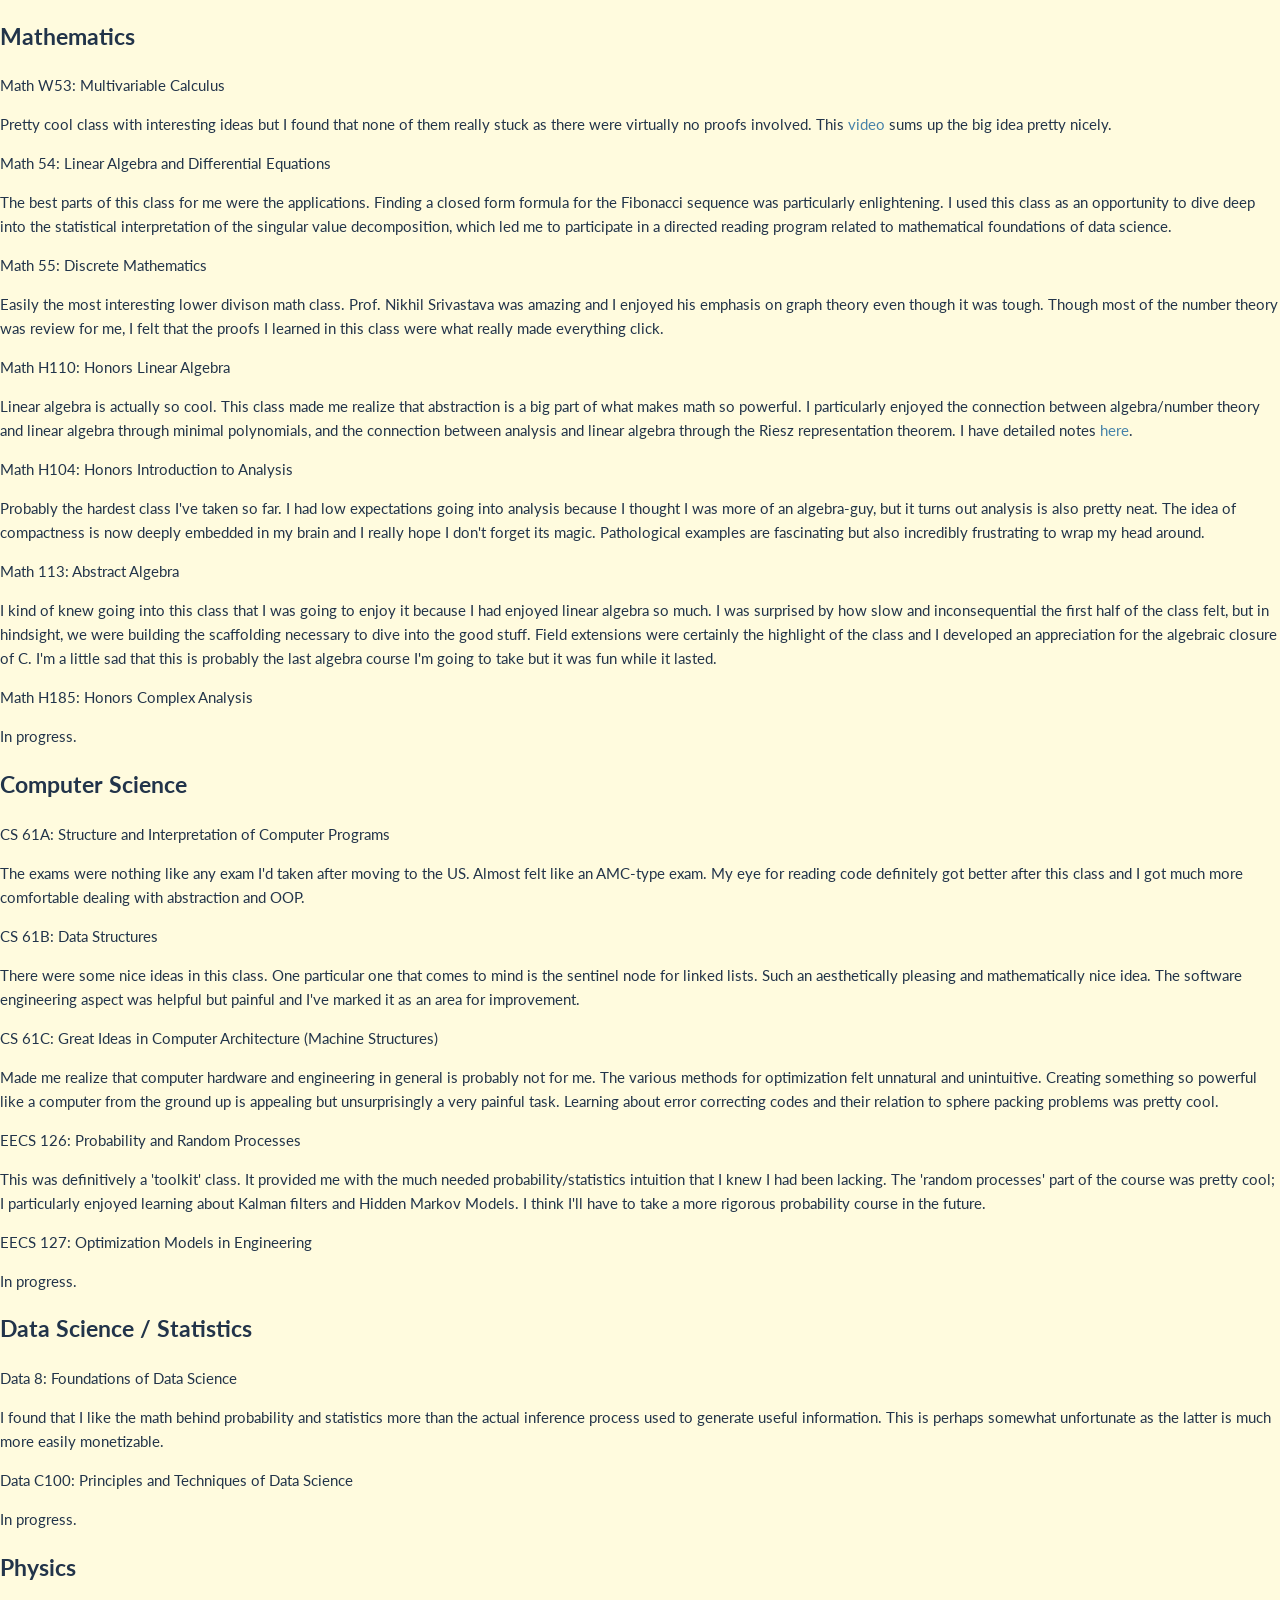
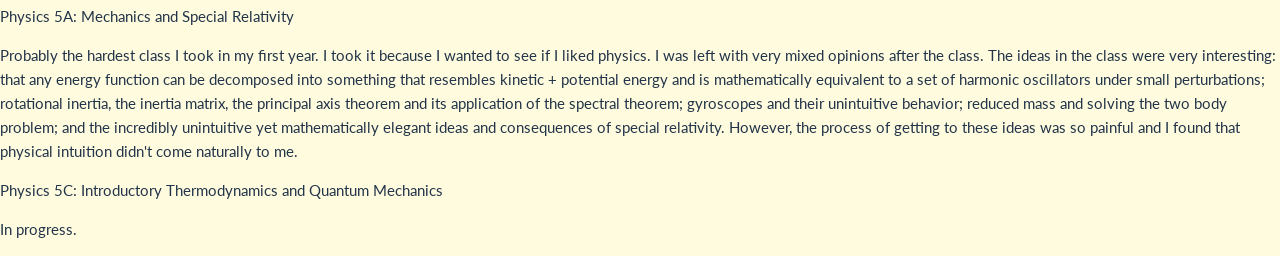
<file: courses.html>
<!DOCTYPE html>
<html lang="en">
<head>
    <meta charset="UTF-8">
    <meta name="viewport" content="width=device-width, initial-scale=1.0">
    <title>Courses</title>
    <link rel="stylesheet" href="stylesheet.css">
</head>
<body>
    <main class="courses-container">
         <section id="math">
            <h2>Mathematics</h2>

            <div class="course-item">
                <p class="papertitle">Math W53: Multivariable Calculus</p>
                <p class="course-description">
                    Pretty cool class with interesting ideas but I found that none of them really stuck as there were virtually no 
                    proofs involved. This <a href="https://youtu.be/Jk_k3q9RoMU?feature=shared">video</a> sums up the big idea pretty nicely.
                </p>
            </div>

            <div class="course-item">
                <p class="papertitle">Math 54: Linear Algebra and Differential Equations</p>
                <p class="course-description">
                    The best parts of this class for me were the applications. Finding a closed form formula for the Fibonacci sequence
                    was particularly enlightening. I used this class as an opportunity to dive deep into the statistical interpretation of the singular value
                    decomposition, which led me to participate in a directed reading program related to mathematical foundations of data science.
                </p>
            </div>

            <div class="course-item">
                <p class="papertitle">Math 55: Discrete Mathematics</p>
                <p class="course-description">
                    Easily the most interesting lower divison math class. Prof. Nikhil Srivastava was amazing and I enjoyed his emphasis on
                    graph theory even though it was tough. Though most of the number theory was review for me, I felt that the proofs I learned
                    in this class were what really made everything click.
                </p>
            </div>

            <div class="course-item">
                <p class="papertitle">Math H110: Honors Linear Algebra</p>
                <p class="course-description">
                    Linear algebra is actually so cool. This class made me realize that abstraction is a big part of what makes math so powerful.
                    I particularly enjoyed the connection between algebra/number theory and linear algebra through minimal polynomials, and the connection between analysis and linear algebra through the Riesz representation theorem.
                    I have detailed notes <a href="https://mrkdh16.github.io/markedown/Math/Linear-Algebra/Linear-Algebra">here</a>.
                </p>
            </div>

            <div class="course-item">
                <p class="papertitle">Math H104: Honors Introduction to Analysis</p>
                <p class="course-description">
                    Probably the hardest class I've taken so far. I had low expectations going into analysis because I thought I was more of an algebra-guy, but it turns out analysis is also pretty neat. The idea of compactness is now deeply embedded in my brain and I really hope I don't forget its magic. Pathological examples are fascinating but also incredibly frustrating to wrap my head around. 
                </p>
            </div>

            <div class="course-item">
                <p class="papertitle">Math 113: Abstract Algebra</p>
                <p class="course-description">
                    I kind of knew going into this class that I was going to enjoy it because I had enjoyed linear algebra so much. I was surprised by how slow and inconsequential the first half of the class felt, but in hindsight, we were building the scaffolding necessary to dive into the good stuff. Field extensions were certainly the highlight of the class and I developed an appreciation for the algebraic closure of C. I'm a little sad that this is probably the last algebra course I'm going to take but it was fun while it lasted.
                </p>
            </div>

            <div class="course-item">
                <p class="papertitle">Math H185: Honors Complex Analysis</p>
                <p class="course-description">
                    In progress.
                </p>
            </div>
        </section>

        <section id="computer-science">
            <h2>Computer Science</h2>
            
            <div class="course-item">
                <p class="papertitle">CS 61A: Structure and Interpretation of Computer Programs</p>
                <p class="course-description">
                    The exams were nothing like any exam I'd taken after moving to the US. Almost felt like an AMC-type exam. My
                    eye for reading code definitely got better after this class and I got much more comfortable dealing with abstraction
                    and OOP.
                </p>
            </div>

            <div class="course-item">
                <p class="papertitle">CS 61B: Data Structures</p>
                <p class="course-description">
                    There were some nice ideas in this class. One particular one that comes to mind is the sentinel node for linked
                    lists. Such an aesthetically pleasing and mathematically nice idea. The software engineering aspect was helpful but painful
                    and I've marked it as an area for improvement.
                </p>
            </div>

            <div class="course-item">
                <p class="papertitle">CS 61C: Great Ideas in Computer Architecture (Machine Structures)</p>
                <p class="course-description">
                    Made me realize that computer hardware and engineering in general is probably not for me. The various methods for optimization
                    felt unnatural and unintuitive. Creating something so powerful like a computer from the ground up is appealing 
                    but unsurprisingly a very painful task. Learning about error correcting codes and their relation to sphere packing problems was
                    pretty cool.
                </p>
            </div>

            <div class="course-item">
                <p class="papertitle">EECS 126: Probability and Random Processes</p>
                <p class="course-description">
                    This was definitively a 'toolkit' class. It provided me with the much needed probability/statistics intuition that I knew I had been lacking. The 'random processes' part of the course was pretty cool; I particularly enjoyed learning about Kalman filters and Hidden Markov Models. I think I'll have to take a more rigorous probability course in the future.
                </p>
            </div>

            <div class="course-item">
                <p class="papertitle">EECS 127: Optimization Models in Engineering</p>
                <p class="course-description">
                    In progress.
                </p>
            </div>
        </section>

        <section id="data-science">
            <h2>Data Science / Statistics</h2>

            <div class="course-item">
                <p class="papertitle">Data 8: Foundations of Data Science</p>
                <p class="course-description">
                    I found that I like the math behind probability and statistics more than the actual inference process used to generate
                    useful information. This is perhaps somewhat unfortunate as the latter is much more easily monetizable.
                </p>
            </div>

            <div class="course-item">
                <p class="papertitle">Data C100: Principles and Techniques of Data Science</p>
                <p class="course-description">
                    In progress.
                </p>
            </div>

        </section>
        
        <section id="physics">
            <h2>Physics</h2>
            
            <div class="course-item">
                <p class="papertitle">Physics 5A: Mechanics and Special Relativity</p>
                <p class="course-description">
                    Probably the hardest class I took in my first year. I took it because I wanted to see if I liked physics. I was left with
                    very mixed opinions after the class. The ideas in the class were very interesting: that any energy function can be decomposed
                    into something that resembles kinetic + potential energy and is mathematically equivalent to a set of harmonic oscillators under
                    small perturbations; rotational inertia, the inertia matrix, the principal axis theorem and its application of the spectral theorem;
                    gyroscopes and their unintuitive behavior; reduced mass and solving the two body problem; and the incredibly unintuitive yet mathematically
                    elegant ideas and consequences of special relativity. However, the process of getting to these ideas was so painful and I found that 
                    physical intuition didn't come naturally to me.
                </p>
            </div>

            <div class="course-item">
                <p class="papertitle">Physics 5C: Introductory Thermodynamics and Quantum Mechanics</p>
                <p class="course-description">
                    In progress.
                </p>
            </div>

        </section>
    </main>
</body>
</html>
</file>
<file: stylesheet.css>
/* =========================================
   FONTS & VARIABLES
   ========================================= */
@import url('https://fonts.googleapis.com/css2?family=EB+Garamond:ital,wght@0,400;0,700;1,400;1,700&family=Lato:ital,wght@0,400;0,700;1,400;1,700&display=swap');

:root {
  --bg-color: #FFFBDE;
  --sidebar-bg: #ebddc5;
  --text-color: #22344A;
  --text-subtle: #4D6478;
  --accent-a: #4682A9;   /* paper tag / primary links */
  --accent-b: #749BC2;   /* decal tag */
  --tag-blog: #6c757d;
  --border-color: #CFE3EE;
  --dot-sep: #8FB4CB;

  --font-serif: 'EB Garamond', serif;
  --font-sans: 'Lato', Verdana, Helvetica, sans-serif;
}

* { box-sizing: border-box; }

html, body {
  margin: 0;
  padding: 0;
  background: var(--bg-color);
  color: var(--text-color);
  font-family: var(--font-sans);
  font-size: 15px;
  line-height: 1.6;
  overflow-x: hidden;
}

a {
  color: var(--accent-a);
  text-decoration: none;
  transition: color 0.2s ease;
}
a:hover, a:focus {
  color: var(--accent-b);
}

/* Layout */
.page {
  background: var(--bg-color);
  min-height: 100vh;
}

.row {
  display: flex;
  max-width: 1100px;
  height: 100vh;
  margin: 0 auto;
}

.sidebar {
  width: 380px;
  flex-shrink: 0;
  background: var(--sidebar-bg);
  box-shadow: -9999px 0 0 9999px var(--sidebar-bg);
  padding: 48px 40px;
  overflow-y: auto;
  scrollbar-width: none;
  -ms-overflow-style: none;
}
.sidebar::-webkit-scrollbar {
  display: none;
}

.pfp {
  width: 250px;
  height: 250px;
  border-radius: 50%;
  object-fit: cover;
  display: block;
  margin: 0 0 24px;
  cursor: pointer;
  transition: transform 0.3s ease, box-shadow 0.3s ease;
}
.pfp:hover {
  transform: scale(1.03);
  box-shadow: 0 0 20px rgba(60, 40, 20, 0.25);
}

.name {
  font-family: var(--font-serif);
  font-size: 30px;
  font-weight: 400;
  margin: 0 0 18px;
}

#cursor {
  animation: blink 1s infinite;
  font-weight: 100;
}
@keyframes blink {
  0%, 50% { opacity: 1; }
  51%, 100% { opacity: 0; }
}

.bio p {
  margin: 0 0 14px;
}

.quicklinks {
  margin-top: 26px;
  display: flex;
  gap: 20px;
  font-size: 13px;
  letter-spacing: 0.03em;
  text-transform: uppercase;
}
.quicklinks a {
  color: var(--text-color);
}
.quicklinks .dot {
  color: var(--dot-sep);
}

.sociallinks {
  margin-top: 12px;
  display: flex;
  flex-direction: column;
  gap: 6px;
  font-size: 12px;
}
.sociallinks a {
  color: var(--text-subtle);
}

.projects {
  flex: 1;
  min-width: 0;
  overflow-y: auto;
  height: 100%;
  padding: 48px 56px;
  scrollbar-width: none;
  -ms-overflow-style: none;
}
.projects::-webkit-scrollbar {
  display: none;
}

.projects h2 {
  margin: 0 0 30px;
  font-weight: 400;
  font-family: var(--font-serif);
  font-size: 24px;
  color: var(--text-color);
}

.project {
  margin-bottom: 34px;
  padding-bottom: 34px;
  border-bottom: 1px solid var(--border-color);
}
.project:last-child {
  border-bottom: none;
  margin-bottom: 0;
  padding-bottom: 0;
}

.project-tag {
  display: flex;
  align-items: center;
  gap: 8px;
  margin-bottom: 6px;
}
.project-tag .dot {
  width: 8px;
  height: 8px;
  border-radius: 50%;
  display: inline-block;
}
.project-tag .dot.paper { background: var(--accent-a); }
.project-tag .dot.teaching { background: var(--accent-b); }
.project-tag .dot.blog { background: var(--tag-blog); }
.project-tag .label {
  font-weight: 700;
  font-size: 11px;
  letter-spacing: 0.06em;
  text-transform: uppercase;
  color: var(--text-subtle);
}

.project-title {
  display: block;
  font-weight: 700;
  font-size: 15px;
  color: var(--text-color);
}

.project-link {
  display: block;
  margin-top: 4px;
  font-size: 13px;
  color: var(--accent-a);
}

.project-meta {
  font-size: 14px;
  color: var(--text-color);
  margin-top: 6px;
}
.project-meta.subtle {
  color: var(--text-subtle);
}
.project-meta .subtle-inline {
  color: var(--text-subtle);
}

.project-desc {
  font-size: 14px;
  color: var(--text-subtle);
  line-height: 1.7;
  margin: 12px 0 0;
}

@media (max-width: 760px) {
  .row { flex-direction: column; height: auto; }
  .sidebar { width: 100%; overflow: visible; }
  .projects { overflow: visible; height: auto; }
}

/* Floating wall shelf (right gutter, wide screens only) */
.wall-shelf {
  display: none;
  position: fixed;
  top: 110px;
  right: max(12px, calc((100vw - 1100px) / 4 - 80px));
  width: 160px;
  pointer-events: none;
}
@media (min-width: 1400px) {
  .wall-shelf { display: block; }
}
.wall-shelf svg {
  display: block;
  width: 100%;
  height: auto;
  overflow: visible;
}
.wall-shelf .book {
  pointer-events: auto;
  cursor: default;
  outline: none;
  transition: transform 0.25s ease;
}
.wall-shelf .book:hover,
.wall-shelf .book:focus {
  transform: translateY(-3px);
}
.wall-shelf .vine {
  animation: vine-sway 7s ease-in-out infinite alternate;
}
@keyframes vine-sway {
  from { transform: rotate(-1.2deg); }
  to   { transform: rotate(1.2deg); }
}
#shelf-banner {
  transform-origin: 162px 131px;
  animation: banner-sway 9s ease-in-out infinite alternate;
}
@keyframes banner-sway {
  from { transform: rotate(-0.8deg); }
  to   { transform: rotate(0.8deg); }
}
.wall-shelf .banner-text {
  font-family: var(--font-serif);
  font-weight: 700;
}
@media (prefers-reduced-motion: reduce) {
  .wall-shelf .vine,
  #shelf-banner { animation: none; }
}
.shelf-caption {
  position: absolute;
  bottom: calc(100% - 54px);  /* sits just above the tallest book */
  right: 16px;
  width: 124px;
  text-align: right;
  opacity: 0;
  transform: translateY(3px);
  transition: opacity 0.25s ease, transform 0.25s ease;
}
.shelf-caption.visible {
  opacity: 1;
  transform: none;
}
.shelf-caption .title {
  display: block;
  font-family: var(--font-serif);
  font-style: italic;
  font-size: 14px;
  line-height: 1.25;
  color: var(--text-color);
}
.shelf-caption .author {
  display: block;
  margin-top: 2px;
  font-size: 10px;
  letter-spacing: 0.06em;
  text-transform: uppercase;
  color: var(--text-subtle);
}

/* Reading nook in the bottom-right corner (wide, tall screens only) */
.reading-nook {
  display: none;
  position: fixed;
  bottom: 0;
  right: 0;
  width: 180px;
  pointer-events: none;
}
@media (min-width: 1400px) and (min-height: 700px) {
  .reading-nook { display: block; }
}
.reading-nook svg {
  display: block;
  width: 100%;
  height: auto;
  overflow: visible;
}
.nook-sprite {
  pointer-events: auto;
  transform-origin: 80px 190px;
}
.recline {
  transform-origin: 80px 192px;
  transform: rotate(15deg);
  transition: transform 0.15s ease;
}
.nook-sprite.falling .recline { transform: none; }
.nook-sprite .fall-only { display: none; }
.nook-sprite.falling .fall-only { display: inline; }
.nook-sprite.falling .read-only { display: none; }
.nook-sprite.falling {
  animation: freefall 0.3s ease-in-out infinite alternate;
}
@keyframes freefall {
  from { transform: translateY(-12px) rotate(-4deg); }
  to   { transform: translateY(-16px) rotate(4deg); }
}
.nook-sprite.landing {
  animation: plop 0.3s ease-out;
}
@keyframes plop {
  0%   { transform: translateY(-12px); }
  45%  { transform: translateY(0) scale(1.1, 0.88); }
  70%  { transform: scale(0.97, 1.04); }
  100% { transform: none; }
}
.sprite-breathe {
  transform-origin: 80px 190px;
  animation: breathe 3.6s ease-in-out infinite;
}
@keyframes breathe {
  0%, 100% { transform: scale(1, 1); }
  50%      { transform: scale(1.01, 1.025); }
}
.sprite-eyes {
  transform-box: fill-box;
  transform-origin: center;
  animation: blink 5s infinite;
}
@keyframes blink {
  0%, 94%, 100% { transform: scaleY(1); }
  96%           { transform: scaleY(0.1); }
}
.speed-lines line {
  animation: speed-line 0.35s linear infinite;
}
.speed-lines line:nth-child(2) { animation-delay: -0.1s; }
.speed-lines line:nth-child(3) { animation-delay: -0.2s; }
.speed-lines line:nth-child(4) { animation-delay: -0.28s; }
@keyframes speed-line {
  from { transform: translateY(18px); opacity: 0; }
  40%  { opacity: 1; }
  to   { transform: translateY(-22px); opacity: 0; }
}
.fall-book {
  transform-box: fill-box;
  transform-origin: center;
  animation: book-flap 0.25s ease-in-out infinite alternate;
}
@keyframes book-flap {
  from { transform: rotate(-14deg) scaleY(0.85); }
  to   { transform: rotate(14deg) scaleY(1); }
}
@media (prefers-reduced-motion: reduce) {
  .nook-sprite.falling, .nook-sprite.landing, .sprite-breathe,
  .sprite-eyes, .speed-lines line, .fall-book { animation: none; }
}

/* String lights in the left gutter (wide screens only) */
.string-lights {
  display: none;
  position: fixed;
  top: 0;
  /* inset from the screen edge, and stop well short of the profile photo */
  --lights-inset: max(28px, calc((100vw - 1100px) * 0.075));
  left: var(--lights-inset);
  width: calc((100vw - 1100px) / 2 - 24px - var(--lights-inset));
  height: 100vh;
  pointer-events: none;
}
@media (min-width: 1300px) {
  .string-lights { display: block; }
}
.string-lights svg {
  display: block;
  width: 100%;
  height: 100%;
  overflow: visible;
}
.string-lights .strand {
  animation: strand-sway 9s ease-in-out infinite alternate;
}
@keyframes strand-sway {
  from { transform: rotate(-1deg); }
  to   { transform: rotate(1deg); }
}
.string-lights .bulb-glow {
  animation: twinkle 4s ease-in-out infinite alternate;
}
@keyframes twinkle {
  from { opacity: 0.55; }
  to   { opacity: 1; }
}
@media (prefers-reduced-motion: reduce) {
  .string-lights .strand,
  .string-lights .bulb-glow { animation: none; }
}

/* About page */
.about-wrap {
  max-width: 640px;
  margin: 0 auto;
  padding: 56px 24px 100px;
}
.about-back {
  display: inline-block;
  margin-bottom: 36px;
  font-family: var(--font-sans);
  font-size: 13px;
  letter-spacing: 0.03em;
  text-transform: uppercase;
  color: var(--text-color);
}
.about-wrap h1 {
  font-family: var(--font-serif);
  font-size: 44px;
  font-weight: 400;
  margin: 0 0 26px;
  color: var(--text-color);
}
.about-wrap p {
  font-family: var(--font-sans);
  font-size: 16px;
  line-height: 1.85;
  color: var(--text-color);
  margin: 0 0 20px;
}
.about-wrap p.last {
  margin-bottom: 60px;
}

/* The existing shelf and reader sit in the page, alongside a photo poster. */
.about-scene {
  position: relative;
  width: 100%;
  aspect-ratio: 1.6;
  margin-top: 8px;
}
.about-scene .wall-shelf {
  display: block;
  position: absolute;
  top: -7%;  /* the shelf graphic has empty headroom above the books */
  left: 7%;
  right: auto;
  width: 30%;
}
.about-scene .reading-nook {
  display: block;
  position: absolute;
  right: 6%;
  bottom: 0;
  width: 41%;
}
.about-scene .recline {
  transform: none;
}
.about-scene .shelf-caption {
  right: 0;
  width: 90%;
  bottom: 81%;  /* just above the tallest book at any width */
}
.about-window {
  position: absolute;
  top: 7%;
  right: 6%;
  width: 42%;
  margin: 0;
}
.about-window svg {
  display: block;
  width: 100%;
  height: auto;
  overflow: visible;
}
.coffee-table {
  position: absolute;
  left: 24%;
  bottom: 0;
  width: 28%;
}
.coffee-table svg {
  display: block;
  width: 100%;
  height: auto;
  overflow: visible;
}
.steam path {
  opacity: 0;
  animation: steam-rise 4.5s ease-in-out infinite;
}
.steam path:nth-child(2) { animation-delay: -1.5s; }
.steam path:nth-child(3) { animation-delay: -3s; }
@keyframes steam-rise {
  0%   { opacity: 0;   transform: translateY(4px) scaleY(0.85); }
  30%  { opacity: 0.9; }
  100% { opacity: 0;   transform: translateY(-10px) scaleY(1.1); }
}
.light-switch {
  position: absolute;
  top: 50%;  /* about sill height, like a real switch */
  left: 43.5%;
  width: 3%;
  min-width: 14px;
  height: auto;
  overflow: visible;
  cursor: pointer;
}
.switch-lever {
  transform-box: view-box;
  transform-origin: 14px 21.5px;
  transition: transform 0.15s ease;
}
.light-switch.flipped .switch-lever {
  transform: scaleY(-1);
}
.light-switch:focus { outline: none; }
.light-switch:focus-visible {
  outline: 1.5px solid #4682A9;
  outline-offset: 2px;
}
.table-lamp {
  cursor: pointer;
}
.table-lamp .lamp-glow,
.table-lamp .lamp-lit {
  transition: opacity 0.3s ease;
}
.table-lamp.lamp-off .lamp-glow { opacity: 0; }
.table-lamp.lamp-off .lamp-lit { opacity: 0.15; }
.window-sash {
  cursor: grab;
  touch-action: none;
}
.window-sash.dragging {
  cursor: grabbing;
}
.table-lamp:focus,
.window-sash:focus {
  outline: none;
}
.table-lamp:focus-visible,
.window-sash:focus-visible {
  outline: 1.5px solid #4682A9;
  outline-offset: 2px;
}
@media (prefers-reduced-motion: reduce) {
  .steam path { animation: none; opacity: 0.6; }
}
@media (max-width: 480px) {
  .about-scene { aspect-ratio: 1.48; }
  .about-scene .reading-nook { width: 46%; }
  .about-scene .shelf-caption .title { font-size: 11px; }
  .about-scene .shelf-caption .author { font-size: 8px; }
}
</file>
